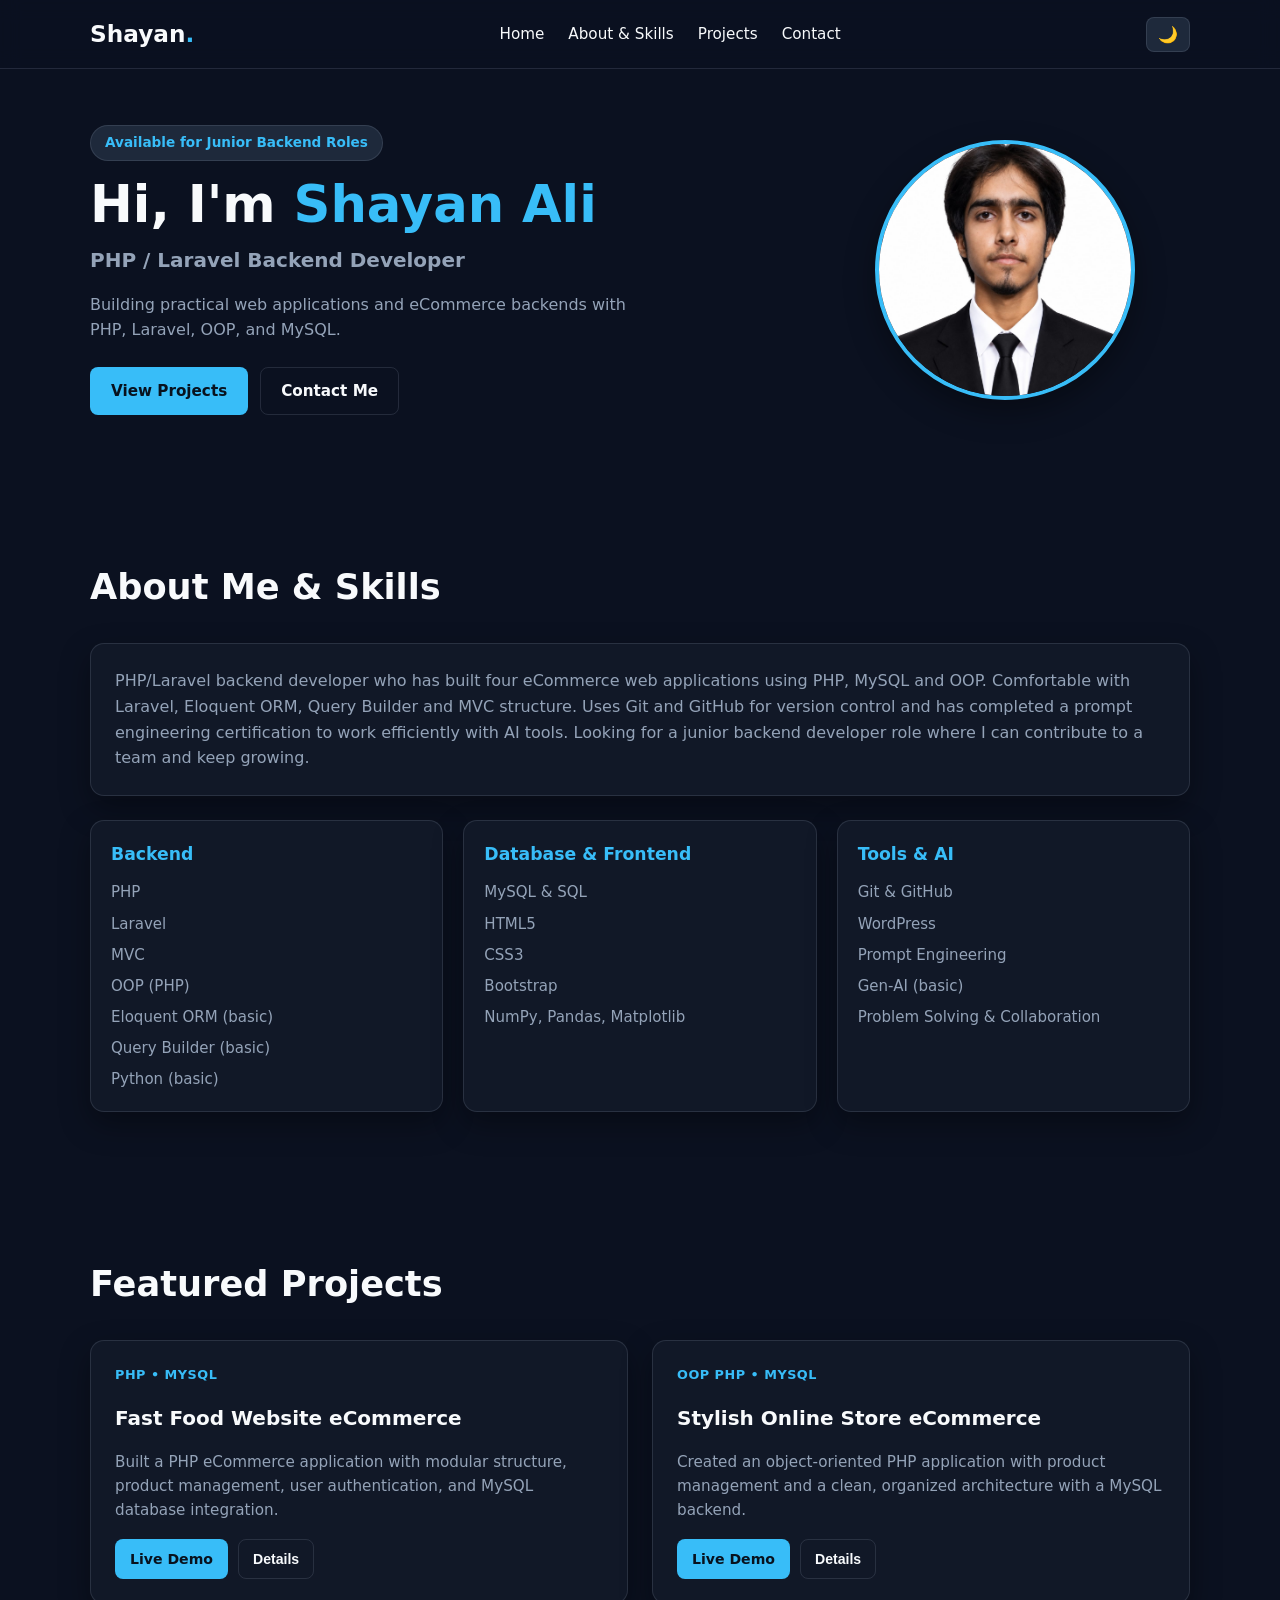
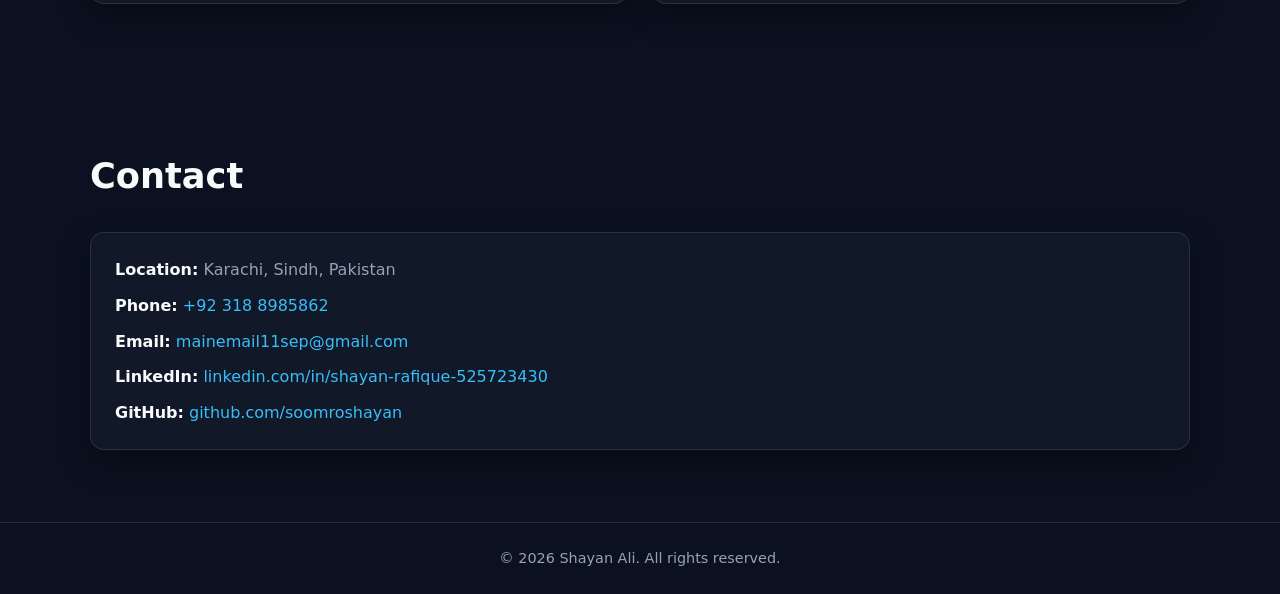
<file: Datheon-Task-1/index.html>
<!DOCTYPE html>
<html lang="en" data-theme="dark">
<head>
  <meta charset="UTF-8" />
  <meta name="viewport" content="width=device-width, initial-scale=1.0" />
  <title>Shayan Ali | PHP / Laravel Backend Developer</title>
  <link rel="stylesheet" href="style.css" />
</head>
<body>
  <!-- Header & Navigation -->
  <header class="header">
    <div class="container nav-wrapper">
      <a href="#home" class="logo">Shayan<span>.</span></a>

      <nav class="nav" id="navMenu">
        <a href="#home" class="nav-link">Home</a>
        <a href="#about" class="nav-link">About & Skills</a>
        <a href="#projects" class="nav-link">Projects</a>
        <a href="#contact" class="nav-link">Contact</a>
      </nav>

      <div class="nav-actions">
        <button id="themeToggle" class="theme-btn" aria-label="Toggle Dark/Light Theme">🌙</button>
        <button id="hamburger" class="hamburger" aria-label="Toggle Menu">
          <span></span>
          <span></span>
          <span></span>
        </button>
      </div>
    </div>
  </header>

  <!-- Hero Section -->
  <section id="home" class="hero section">
    <div class="container hero-grid">
      <div class="hero-text">
        <p class="badge">Available for Junior Backend Roles</p>
        <h1>Hi, I'm <span>Shayan Ali</span></h1>
        <h2>PHP / Laravel Backend Developer</h2>
        <p class="hero-desc">
          Building practical web applications and eCommerce backends with PHP, Laravel, OOP, and MySQL.
        </p>
        <div class="hero-btns">
          <a href="#projects" class="btn btn-primary">View Projects</a>
          <a href="#contact" class="btn btn-outline">Contact Me</a>
        </div>
      </div>

      <div class="hero-image-box">
        <img src="profile.jpg" alt="Shayan Ali Profile Picture" class="profile-img" />
      </div>
    </div>
  </section>

  <!-- About & Skills Section -->
  <section id="about" class="section">
    <div class="container">
      <h2 class="section-title">About Me & Skills</h2>
      <div class="about-card">
        <p>
          PHP/Laravel backend developer who has built four eCommerce web applications using PHP, MySQL and OOP.
          Comfortable with Laravel, Eloquent ORM, Query Builder and MVC structure. Uses Git and GitHub for
          version control and has completed a prompt engineering certification to work efficiently with AI tools.
          Looking for a junior backend developer role where I can contribute to a team and keep growing.
        </p>
      </div>

      <div class="skills-grid">
        <div class="skill-card">
          <h3>Backend</h3>
          <ul>
            <li>PHP</li>
            <li>Laravel</li>
            <li>MVC</li>
            <li>OOP (PHP)</li>
            <li>Eloquent ORM (basic)</li>
            <li>Query Builder (basic)</li>
            <li>Python (basic)</li>
          </ul>
        </div>

        <div class="skill-card">
          <h3>Database & Frontend</h3>
          <ul>
            <li>MySQL & SQL</li>
            <li>HTML5</li>
            <li>CSS3</li>
            <li>Bootstrap</li>
            <li>NumPy, Pandas, Matplotlib</li>
          </ul>
        </div>

        <div class="skill-card">
          <h3>Tools & AI</h3>
          <ul>
            <li>Git & GitHub</li>
            <li>WordPress</li>
            <li>Prompt Engineering</li>
            <li>Gen-AI (basic)</li>
            <li>Problem Solving & Collaboration</li>
          </ul>
        </div>
      </div>
    </div>
  </section>

  <!-- Projects Section (Only 2 Projects) -->
  <section id="projects" class="section">
    <div class="container">
      <h2 class="section-title">Featured Projects</h2>

      <div class="projects-grid">
        <!-- Project 1 -->
        <article class="project-card">
          <div class="project-tag">PHP • MySQL</div>
          <h3>Fast Food Website eCommerce</h3>
          <p class="project-summary">
            Built a PHP eCommerce application with modular structure, product management, user authentication, and MySQL database integration.
          </p>
          <div class="project-actions">
            <a href="https://shayanstores.ct.ws/index.php" target="_blank" rel="noopener noreferrer" class="btn btn-primary btn-sm">
              Live Demo
            </a>
            <button class="btn btn-outline btn-sm open-modal" data-project="food">
              Details
            </button>
          </div>
        </article>

        <!-- Project 2 -->
        <article class="project-card">
          <div class="project-tag">OOP PHP • MySQL</div>
          <h3>Stylish Online Store eCommerce</h3>
          <p class="project-summary">
            Created an object-oriented PHP application with product management and a clean, organized architecture with a MySQL backend.
          </p>
          <div class="project-actions">
            <a href="https://shayanstoreee.ct.ws/" target="_blank" rel="noopener noreferrer" class="btn btn-primary btn-sm">
              Live Demo
            </a>
            <button class="btn btn-outline btn-sm open-modal" data-project="store">
              Details
            </button>
          </div>
        </article>
      </div>
    </div>
  </section>

  <!-- Contact Section -->
  <section id="contact" class="section">
    <div class="container">
      <h2 class="section-title">Contact</h2>
      <div class="contact-card">
        <p><strong>Location:</strong> Karachi, Sindh, Pakistan</p>
        <p><strong>Phone:</strong> <a href="tel:+923188985862">+92 318 8985862</a></p>
        <p><strong>Email:</strong> <a href="mailto:mainemail11sep@gmail.com">mainemail11sep@gmail.com</a></p>
        <p>
          <strong>LinkedIn:</strong>
          <a href="https://www.linkedin.com/in/shayan-rafique-525723430" target="_blank" rel="noopener noreferrer">
            linkedin.com/in/shayan-rafique-525723430
          </a>
        </p>
        <p>
          <strong>GitHub:</strong>
          <a href="https://github.com/soomroshayan" target="_blank" rel="noopener noreferrer">
            github.com/soomroshayan
          </a>
        </p>
      </div>
    </div>
  </section>

  <!-- Project Modal Popup -->
  <div id="projectModal" class="modal" aria-hidden="true">
    <div class="modal-content">
      <button id="closeModal" class="modal-close" aria-label="Close Modal">&times;</button>
      <h3 id="modalTitle"></h3>
      <p id="modalTech" class="modal-tech"></p>
      <ul id="modalPoints" class="modal-list"></ul>
      <div class="modal-footer">
        <a id="modalLiveLink" href="#" target="_blank" rel="noopener noreferrer" class="btn btn-primary btn-sm">
          Open Live Site
        </a>
      </div>
    </div>
  </div>

  <footer class="footer">
    <div class="container">
      <p>&copy; 2026 Shayan Ali. All rights reserved.</p>
    </div>
  </footer>

  <script src="script.js"></script>
</body>
</html>
</file>
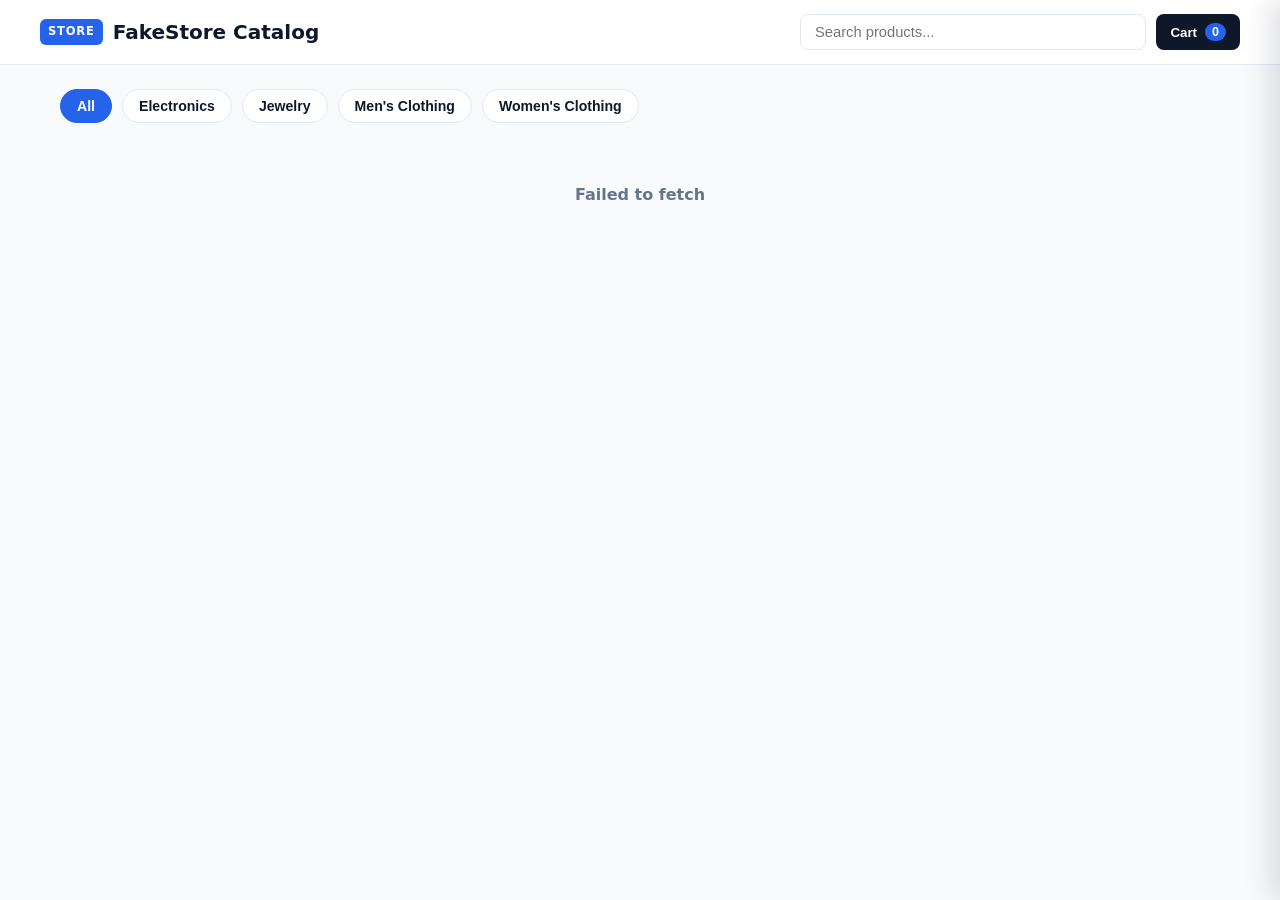
<file: Task-4-Ecommerce-Store/index.html>
<!DOCTYPE html>
<html lang="en">
<head>
  <meta charset="UTF-8" />
  <meta name="viewport" content="width=device-width, initial-scale=1.0" />
  <title>Storefront | Product Catalog & Shopping Cart</title>
  <link rel="stylesheet" href="style.css" />
</head>
<body>
  <!-- Navbar -->
  <header class="navbar">
    <div class="nav-inner">
      <div class="brand">
        <span class="brand-badge">STORE</span>
        <h1>FakeStore Catalog</h1>
      </div>

      <div class="nav-actions">
        <input
          type="search"
          id="searchInput"
          class="search-input"
          placeholder="Search products..."
          aria-label="Search products"
        />
        <button id="openCartBtn" class="cart-btn" type="button">
          Cart <span id="cartBadge" class="cart-badge">0</span>
        </button>
      </div>
    </div>
  </header>

  <!-- Main Content -->
  <main class="container">
    <!-- Category Filter Bar -->
    <section class="filter-bar" id="categoryFilters" aria-label="Product categories">
      <button class="filter-btn active" data-category="all" type="button">All</button>
      <button class="filter-btn" data-category="electronics" type="button">Electronics</button>
      <button class="filter-btn" data-category="jewelery" type="button">Jewelry</button>
      <button class="filter-btn" data-category="men's clothing" type="button">Men's Clothing</button>
      <button class="filter-btn" data-category="women's clothing" type="button">Women's Clothing</button>
    </section>

    <!-- Status / Loading / Error -->
    <div id="statusBox" class="status-box">Loading product catalog...</div>

    <!-- Product Grid -->
    <section id="productGrid" class="product-grid" aria-live="polite"></section>
  </main>

  <!-- Backdrop -->
  <div id="backdrop" class="backdrop hidden"></div>

  <!-- Slide-Out Shopping Cart Drawer -->
  <aside id="cartDrawer" class="cart-drawer" aria-label="Shopping Cart">
    <div class="drawer-header">
      <h2>Shopping Cart</h2>
      <button id="closeCartBtn" class="icon-btn" type="button" aria-label="Close cart">&times;</button>
    </div>

    <div id="cartItems" class="cart-items"></div>

    <div class="drawer-footer">
      <div class="summary-row">
        <span>Subtotal</span>
        <strong id="subtotalVal">$0.00</strong>
      </div>
      <div class="summary-row">
        <span>Tax (8%)</span>
        <strong id="taxVal">$0.00</strong>
      </div>
      <div class="summary-row">
        <span>Shipping</span>
        <strong id="shippingVal">$0.00</strong>
      </div>
      <div class="summary-row total-row">
        <span>Total</span>
        <strong id="totalVal">$0.00</strong>
      </div>

      <button id="checkoutBtn" class="checkout-btn" type="button" disabled>
        Proceed to Checkout
      </button>
    </div>
  </aside>

  <!-- Simulated Checkout Modal -->
  <div id="checkoutModal" class="modal hidden" role="dialog" aria-modal="true" aria-labelledby="checkoutTitle">
    <div class="modal-card">
      <div class="modal-header">
        <h3 id="checkoutTitle">Simulated Checkout</h3>
        <button id="closeModalBtn" class="icon-btn" type="button" aria-label="Close checkout">&times;</button>
      </div>

      <form id="checkoutForm" class="checkout-form">
        <label>
          Full Name
          <input type="text" id="customerName" required placeholder="Shayan Ali" />
        </label>
        <label>
          Shipping Address
          <input type="text" id="customerAddress" required placeholder="Karachi, Pakistan" />
        </label>
        <div class="modal-summary">
          <span>Order Total:</span>
          <strong id="modalTotalVal">$0.00</strong>
        </div>
        <button type="submit" class="checkout-btn">Place Order</button>
      </form>

      <div id="orderConfirmation" class="order-confirmation hidden">
        <h4>Order Confirmed!</h4>
        <p id="confirmationMsg"></p>
        <button id="doneOrderBtn" class="checkout-btn" type="button">Continue Shopping</button>
      </div>
    </div>
  </div>

  <script src="script.js"></script>
</body>
</html>
</file>
<file: Datheon-Task-1/style.css>
:root {
  --bg: #0b1120;
  --surface: #111827;
  --surface-2: #1e293b;
  --text: #f8fafc;
  --muted: #94a3b8;
  --accent: #38bdf8;
  --accent-hover: #0284c7;
  --border: rgba(148, 163, 184, 0.18);
  --shadow: 0 12px 30px rgba(0, 0, 0, 0.35);
}

html[data-theme="light"] {
  --bg: #f8fafc;
  --surface: #ffffff;
  --surface-2: #f1f5f9;
  --text: #0f172a;
  --muted: #475569;
  --accent: #0284c7;
  --accent-hover: #0369a1;
  --border: rgba(15, 23, 42, 0.14);
  --shadow: 0 12px 28px rgba(15, 23, 42, 0.08);
}

* {
  margin: 0;
  padding: 0;
  box-sizing: border-box;
  scroll-behavior: smooth;
}

body {
  font-family: system-ui, -apple-system, BlinkMacSystemFont, "Segoe UI", Roboto, sans-serif;
  background-color: var(--bg);
  color: var(--text);
  line-height: 1.6;
  transition: background-color 0.25s ease, color 0.25s ease;
}

a {
  color: var(--accent);
  text-decoration: none;
}

a:hover {
  text-decoration: underline;
}

.container {
  width: min(1100px, 92%);
  margin: 0 auto;
}

.section {
  padding: 72px 0;
}

.section-title {
  font-size: clamp(1.6rem, 3vw, 2.2rem);
  margin-bottom: 28px;
  position: relative;
  display: inline-block;
}

/* Header */
.header {
  position: sticky;
  top: 0;
  z-index: 100;
  background: color-mix(in srgb, var(--bg) 88%, transparent);
  backdrop-filter: blur(10px);
  border-bottom: 1px solid var(--border);
}

.nav-wrapper {
  display: flex;
  align-items: center;
  justify-content: space-between;
  height: 68px;
}

.logo {
  font-size: 1.45rem;
  font-weight: 800;
  color: var(--text);
  text-decoration: none !important;
}

.logo span {
  color: var(--accent);
}

.nav {
  display: flex;
  gap: 24px;
}

.nav-link {
  color: var(--text);
  font-weight: 500;
  font-size: 0.95rem;
}

.nav-link:hover {
  color: var(--accent);
  text-decoration: none;
}

.nav-actions {
  display: flex;
  align-items: center;
  gap: 10px;
}

.theme-btn {
  background: var(--surface-2);
  color: var(--text);
  border: 1px solid var(--border);
  border-radius: 8px;
  padding: 7px 11px;
  cursor: pointer;
  font-size: 1rem;
}

.hamburger {
  display: none;
  flex-direction: column;
  gap: 5px;
  background: transparent;
  border: none;
  cursor: pointer;
  padding: 6px;
}

.hamburger span {
  width: 24px;
  height: 2px;
  background: var(--text);
  border-radius: 2px;
}

/* Hero */
.hero {
  padding-top: 56px;
}

.hero-grid {
  display: grid;
  grid-template-columns: 1.3fr 0.7fr;
  gap: 40px;
  align-items: center;
}

.badge {
  display: inline-block;
  background: var(--surface-2);
  color: var(--accent);
  border: 1px solid var(--border);
  padding: 6px 14px;
  border-radius: 999px;
  font-size: 0.85rem;
  font-weight: 600;
  margin-bottom: 14px;
}

.hero h1 {
  font-size: clamp(2.1rem, 4.5vw, 3.2rem);
  line-height: 1.15;
  margin-bottom: 10px;
}

.hero h1 span {
  color: var(--accent);
}

.hero h2 {
  font-size: 1.25rem;
  font-weight: 600;
  color: var(--muted);
  margin-bottom: 16px;
}

.hero-desc {
  color: var(--muted);
  max-width: 560px;
  margin-bottom: 24px;
}

.hero-btns {
  display: flex;
  gap: 12px;
  flex-wrap: wrap;
}

.btn {
  display: inline-flex;
  align-items: center;
  justify-content: center;
  padding: 11px 20px;
  border-radius: 8px;
  font-weight: 600;
  font-size: 0.95rem;
  cursor: pointer;
  border: 1px solid transparent;
  transition: 0.2s ease;
  text-decoration: none !important;
}

.btn-sm {
  padding: 8px 14px;
  font-size: 0.88rem;
}

.btn-primary {
  background: var(--accent);
  color: #08121e;
}

.btn-primary:hover {
  background: var(--accent-hover);
  color: #ffffff;
}

.btn-outline {
  background: transparent;
  color: var(--text);
  border-color: var(--border);
}

.btn-outline:hover {
  background: var(--surface-2);
}

.hero-image-box {
  display: flex;
  justify-content: center;
}

.profile-img {
  width: 260px;
  height: 260px;
  object-fit: cover;
  border-radius: 50%;
  border: 4px solid var(--accent);
  box-shadow: var(--shadow);
  background: var(--surface);
}

/* About & Skills */
.about-card,
.contact-card {
  background: var(--surface);
  border: 1px solid var(--border);
  border-radius: 14px;
  padding: 24px;
  box-shadow: var(--shadow);
}

.about-card p {
  color: var(--muted);
}

.skills-grid {
  display: grid;
  grid-template-columns: repeat(3, 1fr);
  gap: 20px;
  margin-top: 24px;
}

.skill-card {
  background: var(--surface);
  border: 1px solid var(--border);
  border-radius: 14px;
  padding: 20px;
  box-shadow: var(--shadow);
}

.skill-card h3 {
  margin-bottom: 12px;
  color: var(--accent);
  font-size: 1.08rem;
}

.skill-card ul {
  list-style: none;
  display: flex;
  flex-direction: column;
  gap: 7px;
  color: var(--muted);
  font-size: 0.94rem;
}

/* Projects */
.projects-grid {
  display: grid;
  grid-template-columns: repeat(2, 1fr);
  gap: 24px;
}

.project-card {
  background: var(--surface);
  border: 1px solid var(--border);
  border-radius: 14px;
  padding: 24px;
  box-shadow: var(--shadow);
  display: flex;
  flex-direction: column;
  justify-content: space-between;
  gap: 16px;
}

.project-tag {
  font-size: 0.8rem;
  font-weight: 700;
  color: var(--accent);
  text-transform: uppercase;
  letter-spacing: 0.5px;
}

.project-card h3 {
  font-size: 1.25rem;
}

.project-summary {
  color: var(--muted);
  font-size: 0.95rem;
}

.project-actions {
  display: flex;
  gap: 10px;
  flex-wrap: wrap;
}

/* Contact */
.contact-card p {
  margin-bottom: 10px;
  color: var(--muted);
}

.contact-card p:last-child {
  margin-bottom: 0;
}

.contact-card strong {
  color: var(--text);
}

/* Modal */
.modal {
  display: none;
  position: fixed;
  inset: 0;
  z-index: 200;
  background: rgba(2, 6, 23, 0.72);
  align-items: center;
  justify-content: center;
  padding: 16px;
}

.modal.active {
  display: flex;
}

.modal-content {
  background: var(--surface);
  border: 1px solid var(--border);
  border-radius: 14px;
  max-width: 520px;
  width: 100%;
  padding: 26px;
  position: relative;
  box-shadow: var(--shadow);
}

.modal-close {
  position: absolute;
  top: 14px;
  right: 16px;
  background: transparent;
  border: none;
  color: var(--text);
  font-size: 1.6rem;
  cursor: pointer;
}

.modal-tech {
  color: var(--accent);
  font-size: 0.9rem;
  font-weight: 600;
  margin: 6px 0 14px;
}

.modal-list {
  padding-left: 18px;
  color: var(--muted);
  margin-bottom: 20px;
  display: flex;
  flex-direction: column;
  gap: 8px;
}

/* Footer */
.footer {
  border-top: 1px solid var(--border);
  padding: 24px 0;
  text-align: center;
  color: var(--muted);
  font-size: 0.9rem;
}

/* Responsive */
@media (max-width: 820px) {
  .hero-grid,
  .skills-grid,
  .projects-grid {
    grid-template-columns: 1fr;
  }

  .hero-image-box {
    order: -1;
  }

  .profile-img {
    width: 200px;
    height: 200px;
  }

  .hamburger {
    display: flex;
  }

  .nav {
    display: none;
    position: absolute;
    top: 68px;
    left: 0;
    right: 0;
    background: var(--surface);
    border-bottom: 1px solid var(--border);
    flex-direction: column;
    padding: 18px 24px;
    gap: 14px;
  }

  .nav.open {
    display: flex;
  }
}
</file>
<file: Task-4-Ecommerce-Store/style.css>
* {
  margin: 0;
  padding: 0;
  box-sizing: border-box;
}

:root {
  --bg: #f8fafc;
  --surface: #ffffff;
  --text: #0f172a;
  --muted: #64748b;
  --primary: #2563eb;
  --primary-hover: #1d4ed8;
  --border: #e2e8f0;
  --badge-bg: #eff6ff;
  --badge-text: #1d4ed8;
  --danger: #dc2626;
  --success: #16a34a;
}

body {
  font-family: system-ui, -apple-system, BlinkMacSystemFont, "Segoe UI", Roboto, sans-serif;
  background: var(--bg);
  color: var(--text);
  line-height: 1.5;
}

/* Navbar */
.navbar {
  position: sticky;
  top: 0;
  z-index: 30;
  background: var(--surface);
  border-bottom: 1px solid var(--border);
  padding: 14px 20px;
}

.nav-inner {
  max-width: 1200px;
  margin: 0 auto;
  display: flex;
  flex-wrap: wrap;
  justify-content: space-between;
  align-items: center;
  gap: 14px;
}

.brand {
  display: flex;
  align-items: center;
  gap: 10px;
}

.brand-badge {
  background: var(--primary);
  color: #fff;
  font-size: 0.72rem;
  font-weight: 800;
  padding: 4px 8px;
  border-radius: 6px;
  letter-spacing: 0.8px;
}

.brand h1 {
  font-size: 1.25rem;
}

.nav-actions {
  display: flex;
  align-items: center;
  gap: 10px;
  flex: 1;
  max-width: 440px;
}

.search-input {
  flex: 1;
  padding: 9px 14px;
  border: 1px solid var(--border);
  border-radius: 8px;
  font-size: 0.92rem;
  outline: none;
}

.search-input:focus {
  border-color: var(--primary);
}

.cart-btn {
  display: inline-flex;
  align-items: center;
  gap: 8px;
  background: var(--text);
  color: #fff;
  border: none;
  padding: 9px 14px;
  border-radius: 8px;
  font-weight: 700;
  cursor: pointer;
}

.cart-btn:hover {
  background: #1e293b;
}

.cart-badge {
  background: var(--primary);
  color: #fff;
  font-size: 0.78rem;
  padding: 2px 7px;
  border-radius: 999px;
}

/* Container & Filters */
.container {
  max-width: 1200px;
  margin: 0 auto;
  padding: 24px 20px 60px;
}

.filter-bar {
  display: flex;
  flex-wrap: wrap;
  gap: 10px;
  margin-bottom: 24px;
}

.filter-btn {
  padding: 8px 16px;
  border: 1px solid var(--border);
  background: var(--surface);
  color: var(--text);
  border-radius: 999px;
  font-size: 0.88rem;
  font-weight: 600;
  cursor: pointer;
  transition: 0.2s ease;
}

.filter-btn:hover {
  border-color: var(--primary);
  color: var(--primary);
}

.filter-btn.active {
  background: var(--primary);
  color: #fff;
  border-color: var(--primary);
}

/* Status */
.status-box {
  text-align: center;
  padding: 36px 16px;
  color: var(--muted);
  font-weight: 600;
}

/* CSS Grid Product Catalog */
.product-grid {
  display: grid;
  grid-template-columns: repeat(auto-fill, minmax(250px, 1fr));
  gap: 20px;
}

.product-card {
  background: var(--surface);
  border: 1px solid var(--border);
  border-radius: 14px;
  padding: 16px;
  display: flex;
  flex-direction: column;
  justify-content: space-between;
  gap: 12px;
  transition: transform 0.2s ease, box-shadow 0.2s ease;
}

.product-card:hover {
  transform: translateY(-3px);
  box-shadow: 0 10px 24px rgba(15, 23, 42, 0.06);
}

.product-top {
  display: flex;
  justify-content: space-between;
  align-items: center;
  gap: 8px;
}

.category-badge {
  background: var(--badge-bg);
  color: var(--badge-text);
  font-size: 0.72rem;
  font-weight: 700;
  padding: 3px 9px;
  border-radius: 999px;
  text-transform: capitalize;
}

.rating-text {
  font-size: 0.82rem;
  font-weight: 700;
  color: #d97706;
}

.product-img-wrap {
  height: 175px;
  display: flex;
  align-items: center;
  justify-content: center;
  padding: 8px;
}

.product-img-wrap img {
  max-height: 100%;
  max-width: 100%;
  object-fit: contain;
}

.product-title {
  font-size: 0.96rem;
  font-weight: 700;
  display: -webkit-box;
  -webkit-line-clamp: 2;
  line-clamp: 2;
  -webkit-box-orient: vertical;
  overflow: hidden;
}

.product-footer {
  display: flex;
  justify-content: space-between;
  align-items: center;
  padding-top: 8px;
  border-top: 1px solid var(--border);
}

.product-price {
  font-size: 1.12rem;
  font-weight: 800;
}

.add-btn {
  background: var(--primary);
  color: #fff;
  border: none;
  padding: 8px 13px;
  border-radius: 8px;
  font-weight: 700;
  font-size: 0.85rem;
  cursor: pointer;
}

.add-btn:hover {
  background: var(--primary-hover);
}

/* Backdrop & Drawer */
.hidden {
  display: none !important;
}

.backdrop {
  position: fixed;
  inset: 0;
  background: rgba(15, 23, 42, 0.45);
  z-index: 40;
}

.cart-drawer {
  position: fixed;
  top: 0;
  right: 0;
  width: min(410px, 100vw);
  height: 100vh;
  background: var(--surface);
  z-index: 50;
  display: flex;
  flex-direction: column;
  transform: translateX(100%);
  transition: transform 0.28s ease;
  box-shadow: -8px 0 28px rgba(15, 23, 42, 0.14);
}

.cart-drawer.open {
  transform: translateX(0);
}

.drawer-header,
.modal-header {
  display: flex;
  justify-content: space-between;
  align-items: center;
  padding: 18px 20px;
  border-bottom: 1px solid var(--border);
}

.icon-btn {
  background: transparent;
  border: none;
  font-size: 1.5rem;
  line-height: 1;
  cursor: pointer;
  color: var(--muted);
}

.cart-items {
  flex: 1;
  overflow-y: auto;
  padding: 16px 20px;
  display: flex;
  flex-direction: column;
  gap: 14px;
}

.empty-cart {
  text-align: center;
  color: var(--muted);
  margin-top: 40px;
}

.cart-item {
  display: flex;
  gap: 12px;
  border: 1px solid var(--border);
  border-radius: 10px;
  padding: 10px;
  align-items: center;
}

.cart-item img {
  width: 52px;
  height: 52px;
  object-fit: contain;
  flex-shrink: 0;
}

.cart-item-info {
  flex: 1;
  min-width: 0;
}

.cart-item-title {
  font-size: 0.88rem;
  font-weight: 700;
  white-space: nowrap;
  overflow: hidden;
  text-overflow: ellipsis;
}

.cart-item-price {
  font-size: 0.84rem;
  color: var(--muted);
}

.qty-controls {
  display: flex;
  align-items: center;
  gap: 6px;
  margin-top: 6px;
}

.qty-btn {
  width: 24px;
  height: 24px;
  border: 1px solid var(--border);
  background: var(--bg);
  border-radius: 6px;
  font-weight: 700;
  cursor: pointer;
}

.remove-btn {
  background: transparent;
  border: none;
  color: var(--danger);
  font-size: 0.8rem;
  font-weight: 700;
  cursor: pointer;
  margin-left: auto;
}

.drawer-footer {
  border-top: 1px solid var(--border);
  padding: 16px 20px;
  display: flex;
  flex-direction: column;
  gap: 8px;
}

.summary-row,
.modal-summary {
  display: flex;
  justify-content: space-between;
  font-size: 0.92rem;
}

.total-row {
  font-size: 1.05rem;
  padding-top: 6px;
  border-top: 1px dashed var(--border);
  margin-bottom: 6px;
}

.checkout-btn {
  width: 100%;
  padding: 11px 16px;
  border: none;
  border-radius: 10px;
  background: var(--primary);
  color: #fff;
  font-weight: 700;
  font-size: 0.95rem;
  cursor: pointer;
}

.checkout-btn:disabled {
  background: #94a3b8;
  cursor: not-allowed;
}

/* Modal */
.modal {
  position: fixed;
  inset: 0;
  z-index: 60;
  display: flex;
  align-items: center;
  justify-content: center;
  padding: 16px;
}

.modal-card {
  width: min(440px, 100%);
  background: var(--surface);
  border-radius: 14px;
  overflow: hidden;
  box-shadow: 0 20px 40px rgba(15, 23, 42, 0.25);
}

.checkout-form,
.order-confirmation {
  padding: 20px;
  display: flex;
  flex-direction: column;
  gap: 14px;
}

.checkout-form label {
  display: flex;
  flex-direction: column;
  gap: 6px;
  font-size: 0.88rem;
  font-weight: 600;
}

.checkout-form input {
  padding: 9px 12px;
  border: 1px solid var(--border);
  border-radius: 8px;
  font-size: 0.92rem;
}

.order-confirmation h4 {
  color: var(--success);
  font-size: 1.15rem;
}
</file>
